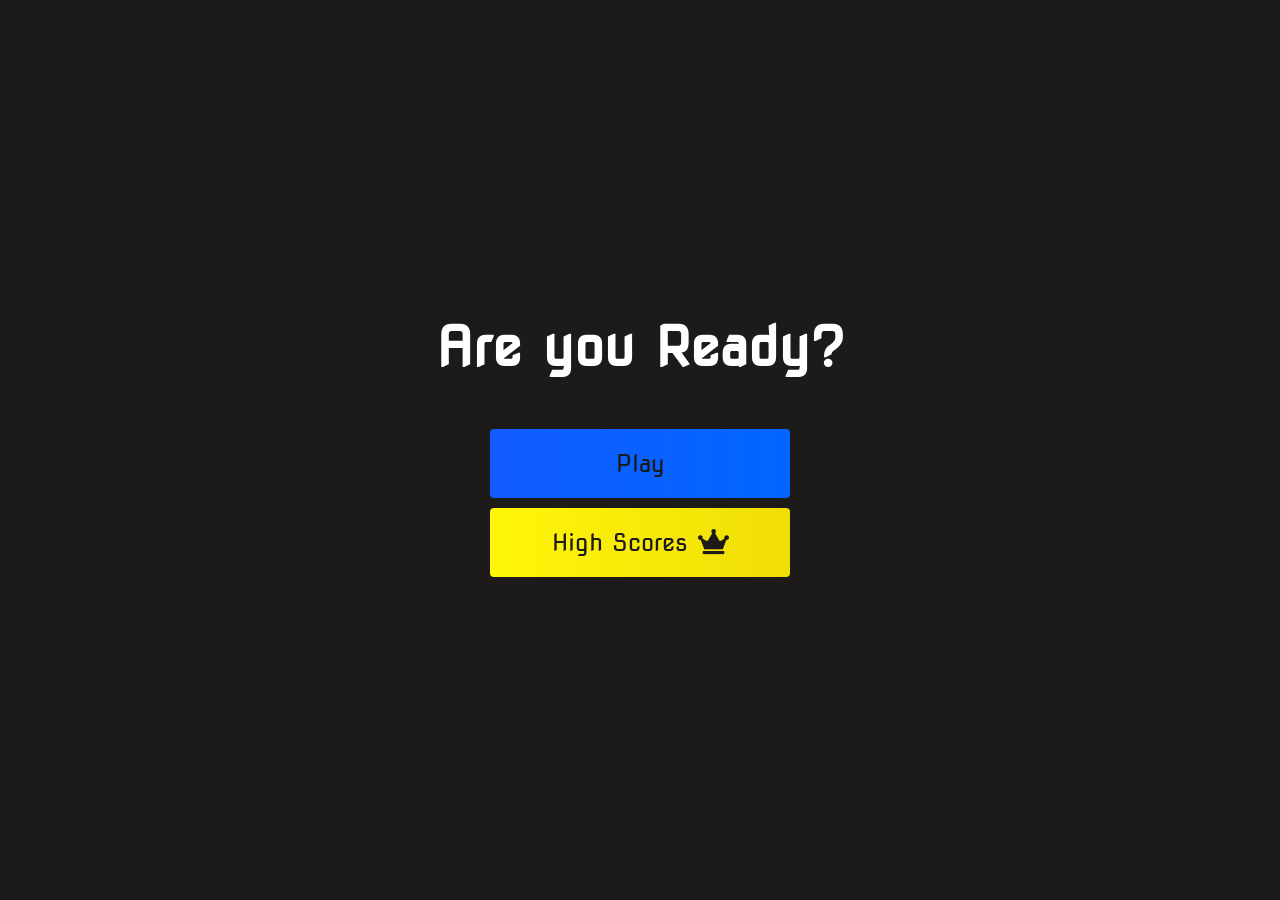
<file: index.html>
<!DOCTYPE html>
<html lang="en">
<head>
    <meta charset="UTF-8">
    <meta name="viewport" content="width=device-width, initial-scale=1.0">
    <title>Home page</title>
    <link rel="stylesheet" href="style.css">
    <link rel="stylesheet" href="https://use.fontawesome.com/releases/v5.13.1/css/all.css" integrity="sha384-xxzQGERXS00kBmZW/6qxqJPyxW3UR0BPsL4c8ILaIWXva5kFi7TxkIIaMiKtqV1Q" crossorigin="anonymous">
</head>
<body>
    <div class="container">
        <div id="home" class="flex-column flex-center">
            <h1>Are you Ready?</h1>
            <a href="game.html" class="btn">Play</a>
            <a href="highscores.html" id="highscore-btn" class="btn">High Scores<i class="fas fa-crown"></i></a>
        </div>
    </div>
</body>
</html>
</file>
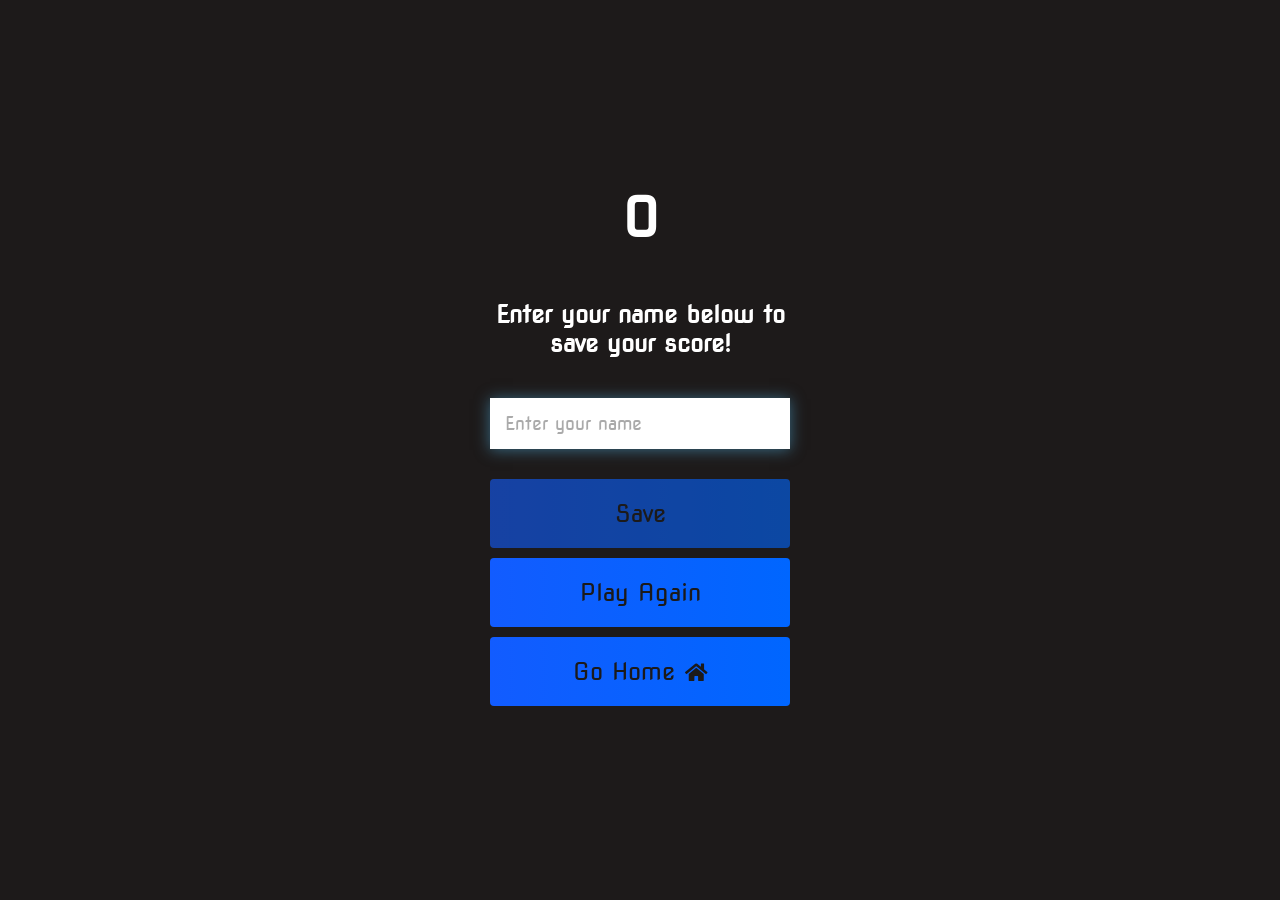
<file: end.html>
<!DOCTYPE html>
<html lang="en">
<head>
    <meta charset="UTF-8">
    <meta name="viewport" content="width=device-width, initial-scale=1.0">
    <title>Game Over</title>
    <link rel="stylesheet" href="style.css">
    <link rel="stylesheet" href="https://use.fontawesome.com/releases/v5.13.1/css/all.css" integrity="sha384-xxzQGERXS00kBmZW/6qxqJPyxW3UR0BPsL4c8ILaIWXva5kFi7TxkIIaMiKtqV1Q" crossorigin="anonymous">
</head>
<body>
    <div class="container">
        <div id="end" class="flex-center flex-column">
            <h1 id="finalScore">0</h1>
            <form id="scoreForm" class="end-form-container">
                <h2 id="end-text">Enter your name below to save your score!</h2>
                <input type="text" name="name" id="username" placeholder="Enter your name" maxlength="20" autocomplete="off">
                <button class="btn" id="saveScoreBtn" type="submit" disabled>Save</button>
            </form>
            <a href="game.html" class="btn">Play Again</a>
            <a href="index.html" class="btn">Go Home<i class="fas fa-home"></i></a>
        </div>
    </div>
    <script src="end.js"></script>
</body>
</html>
</file>
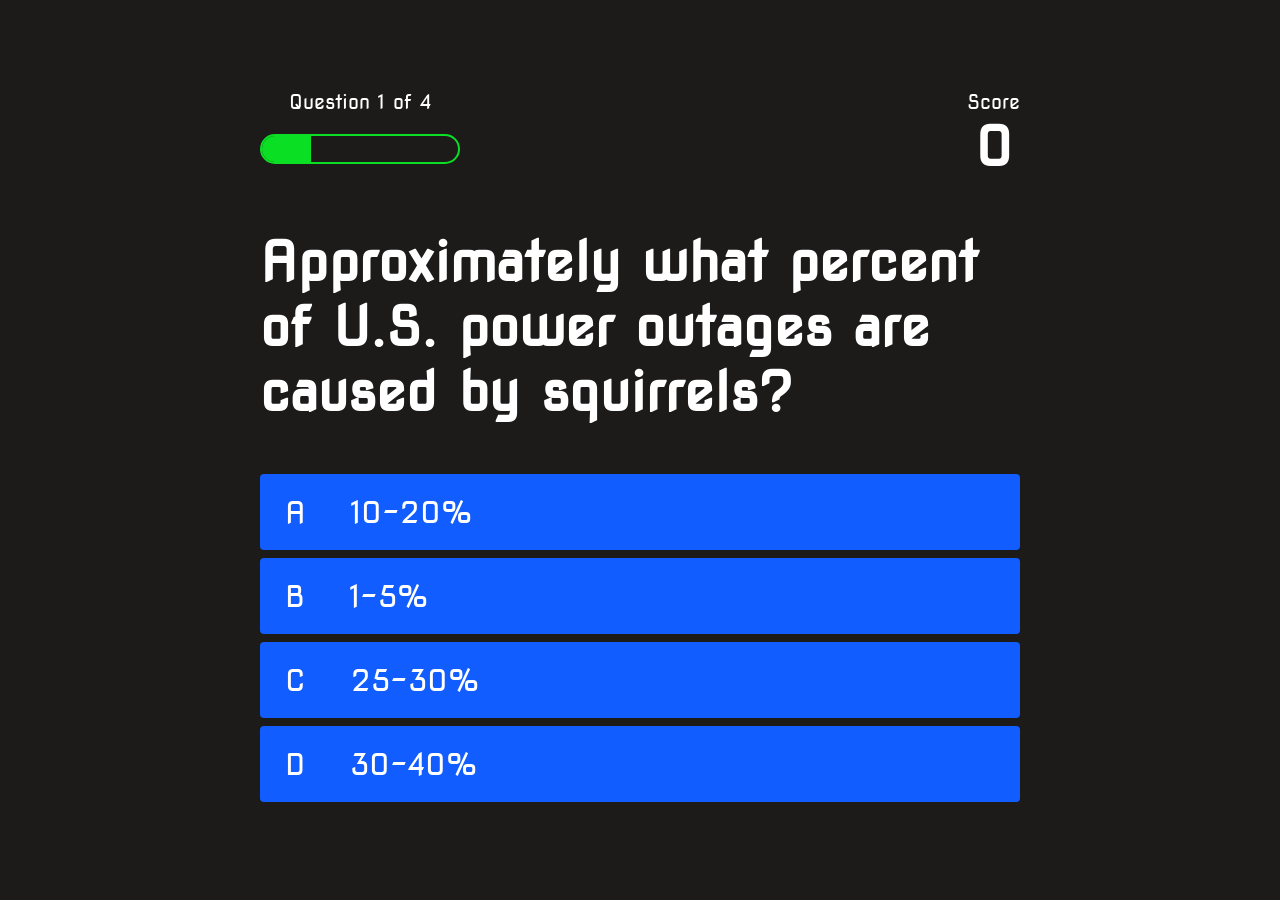
<file: game.html>
<!DOCTYPE html>
<html lang="en">
<head>
    <meta charset="UTF-8">
    <meta name="viewport" content="width=device-width, initial-scale=1.0">
    <title>Quiz Page</title>
    <link rel="stylesheet" href="style.css">
    <link rel="stylesheet" href="game.css">
</head>
<body>
    <div class="container">
        <div id="game" class="justify-center flex-column">
            <div id="hud">
                <div class="hud-item">
                    <p id="progressText" class="hud-prefix">Question</p>
                    <div id="progressBar">
                        <div id="progressBarFull"></div>
                    </div>
                </div>
                <div class="hud-item">
                    <p class="hud-prefix">Score</p>
                    <h1 class="hud-main-text" id="score">0</h1>
                </div>
            </div>
            <h1 id="question">What is the answer to this question</h1>
            <div class="choice-container">
                <p class="choice-prefix">A</p>
                <p class="choice-text" data-number="1">Choice</p>
            </div>
            <div class="choice-container">
                <p class="choice-prefix">B</p>
                <p class="choice-text" data-number="2">Choice 2</p>
            </div>
            <div class="choice-container">
                <p class="choice-prefix">C</p>
                <p class="choice-text" data-number="3">Choice 3</p>
            </div>
            <div class="choice-container">
                <p class="choice-prefix">D</p>
                <p class="choice-text" data-number="4">Choice 4</p>
            </div>
        </div>
    </div>
    <script src="game.js"></script>
</body>
</html>
</file>
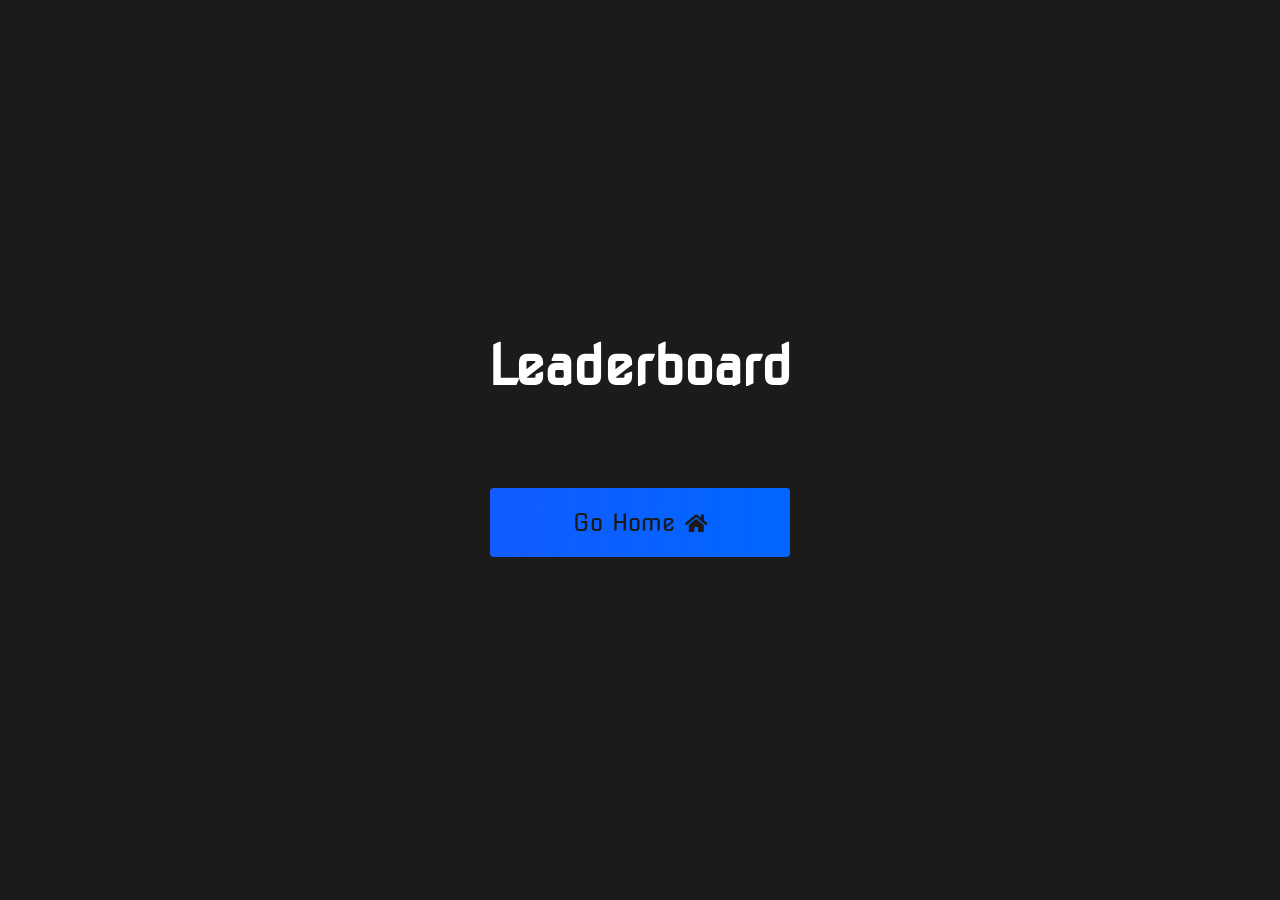
<file: highscores.html>
<!DOCTYPE html>
<html lang="en">
<head>
    <meta charset="UTF-8">
    <meta name="viewport" content="width=device-width, initial-scale=1.0">
    <title>High Scores</title>
    <link rel="stylesheet" href="style.css">
    <link rel="stylesheet" href="highscores.css">
    <link rel="stylesheet" href="https://use.fontawesome.com/releases/v5.13.1/css/all.css" integrity="sha384-xxzQGERXS00kBmZW/6qxqJPyxW3UR0BPsL4c8ILaIWXva5kFi7TxkIIaMiKtqV1Q" crossorigin="anonymous">
</head>
<body>
    <div class="container">
        <div id="highScores" class="flex-center flex-column">
            <h1 id="finalScore">Leaderboard</h1>
            <ul id="highScoresList"></ul>
            <a href="index.html" class="btn">Go Home<i class="fas fa-home"></i></a>
        </div>
    </div>
    <script src="highscores.js"></script>
</body>
</html>
</file>
<file: style.css>
@import url('https://fonts.googleapis.com/css2?family=Nova+Square&display=swap');

:root {
    background-color: rgb(29, 26, 26);
}

html {
    font-size: 62.5%;
}

* {
    box-sizing: border-box;
    margin: 0;
    padding: 0;
}

body {
    font-family: 'Nova Square', sans-serif;
    font-size: 1.6rem;
}

input,
button {
    font-family: inherit;
}

h1 {
    font-size: 5.4rem;
    color: #fff;
    margin-bottom: 5rem;
}

h2 {
    font-size: 4.2rem;
    margin-bottom: 4rem;
}

.container {
    width: 100vw;
    min-height: 100vh;
    display: flex;
    justify-content: center;
    align-items: center;
    max-width: 80rem;
    margin: 0 auto;
    padding: 2rem;
}

.flex-column {
    display: flex;
    flex-direction: column;
}

.flex-center {
    justify-content: center;
    align-items: center;
}

.justify-center {
    justify-content: center;
}

.text-center {
    text-align: center;
}

.hidden {
    display: none;
}

.btn {
    font-size: 2.4rem;
    padding: 2rem 0;
    width: 30rem;
    max-width: 100%;
    text-align: center;
    margin-bottom: 1rem;
    text-decoration: none;
    color: rgb(28, 26, 26);
    background: linear-gradient(90deg, rgb(18, 92, 255) 0%, rgb(0, 102, 255) 100%);
    border-radius: 4px;
    transition: transform 150ms, box-shadow 150ms;
}

.btn:hover {
    cursor: pointer;
    box-shadow: 0 0.4rem 1.4rem 0 rgba(8, 114, 244, 0.6);
    transform: scale(1.03);
}

.btn[disabled] {
    opacity: 0.6;
}

.btn[disabled]:hover {
    cursor: not-allowed;
    box-shadow: none;
    transform: none;
}

#highscore-btn {
    background: linear-gradient(90deg, rgb(255, 247, 9) 0%, rgb(240, 221, 6) 100%);
}

#highscore-btn:hover {
    box-shadow: 0 0.4rem 1.4rem 0 rgba(255, 255, 0, 0.5);
}

.fa-crown {
    font-size: 2.5rem;
    margin-left: 1rem;
}

/* End Page CSS */
.end-form-container {
    width: 100%;
    display: flex;
    flex-direction: column;
    align-items: center;
    max-width: 30rem;
}

input {
    margin-bottom: 1rem;
    width: 20rem;
    padding: 1.5rem;
    font-size: 1.8rem;
    border: none;
    box-shadow: 0 0.1rem 1.4rem 0 rgba(86, 185, 235, 0.5);
}

input::placeholder {
    color: #aaa;
}

#username {
    margin-bottom: 3rem;
    width: 100%;
    outline: none;
}

#end-text {
    font-size: 2.4rem;
    color: #fff;
    text-align: center;
}

#saveScoreBtn {
    border: none;
}

.fa-home {
    margin-left: 1rem;
    font-size: 2rem;
    color: rgb(28, 26, 26);
}
</file>
<file: game.css>
body {
    color: #fff;
}

.choice-container {
    display: flex;
    margin-bottom: 0.8rem;
    width: 100%;
    border-radius: 4px;
    background: rgb(18, 93, 255);
    font-size: 3rem;
    transition: transform 100ms, box-shadow 100ms;
}

.choice-container:hover {
    cursor: pointer;
    box-shadow: 0 0.4rem 1.4rem 0 rgba(6, 103, 247, 0.5);
    transform: scale(1.02);
}

.choice-prefix {
    padding: 2rem 2.5rem;
    color: white;
    font-size: inherit;
}

.choice-text {
    padding: 2rem;
    width: 100%;
    font-size: inherit;
}

.correct {
    background: linear-gradient(32deg, rgb(11, 223, 36) 0%, rgb(41, 232, 111) 100%);
}

.incorrect {
    background: linear-gradient(32deg, rgb(230, 29, 29) 0%, rgb(224, 11, 11) 100%);
}

/* Heads up Display */
#hud {
    display: flex;
    justify-content: space-between;
}

.hud-prefix {
    text-align: center;
    font-size: 2rem;
}

.hud-main-text {
    text-align: center;
}

#progressBar {
    width: 20rem;
    max-width: 100%;
    height: 3rem;
    border: 0.2rem solid rgb(11, 223, 36);
    margin-top: 2rem;
    border-radius: 50px;
    overflow: hidden;
}

#progressBarFull {
    height: 100%;
    background: rgb(11, 223, 36);
    width: 0%;
}

@media screen and (max-width: 768px) {
    .choice-container {
        font-size: 2.2rem;
    }
}
</file>
<file: highscores.css>
body {
    color: #fff;
}

#highScoresList {
    list-style: none;
    margin-bottom: 4rem;
}

.high-score {
    font-size: 2.8rem;
    margin-bottom: 0.5rem;
}
</file>
